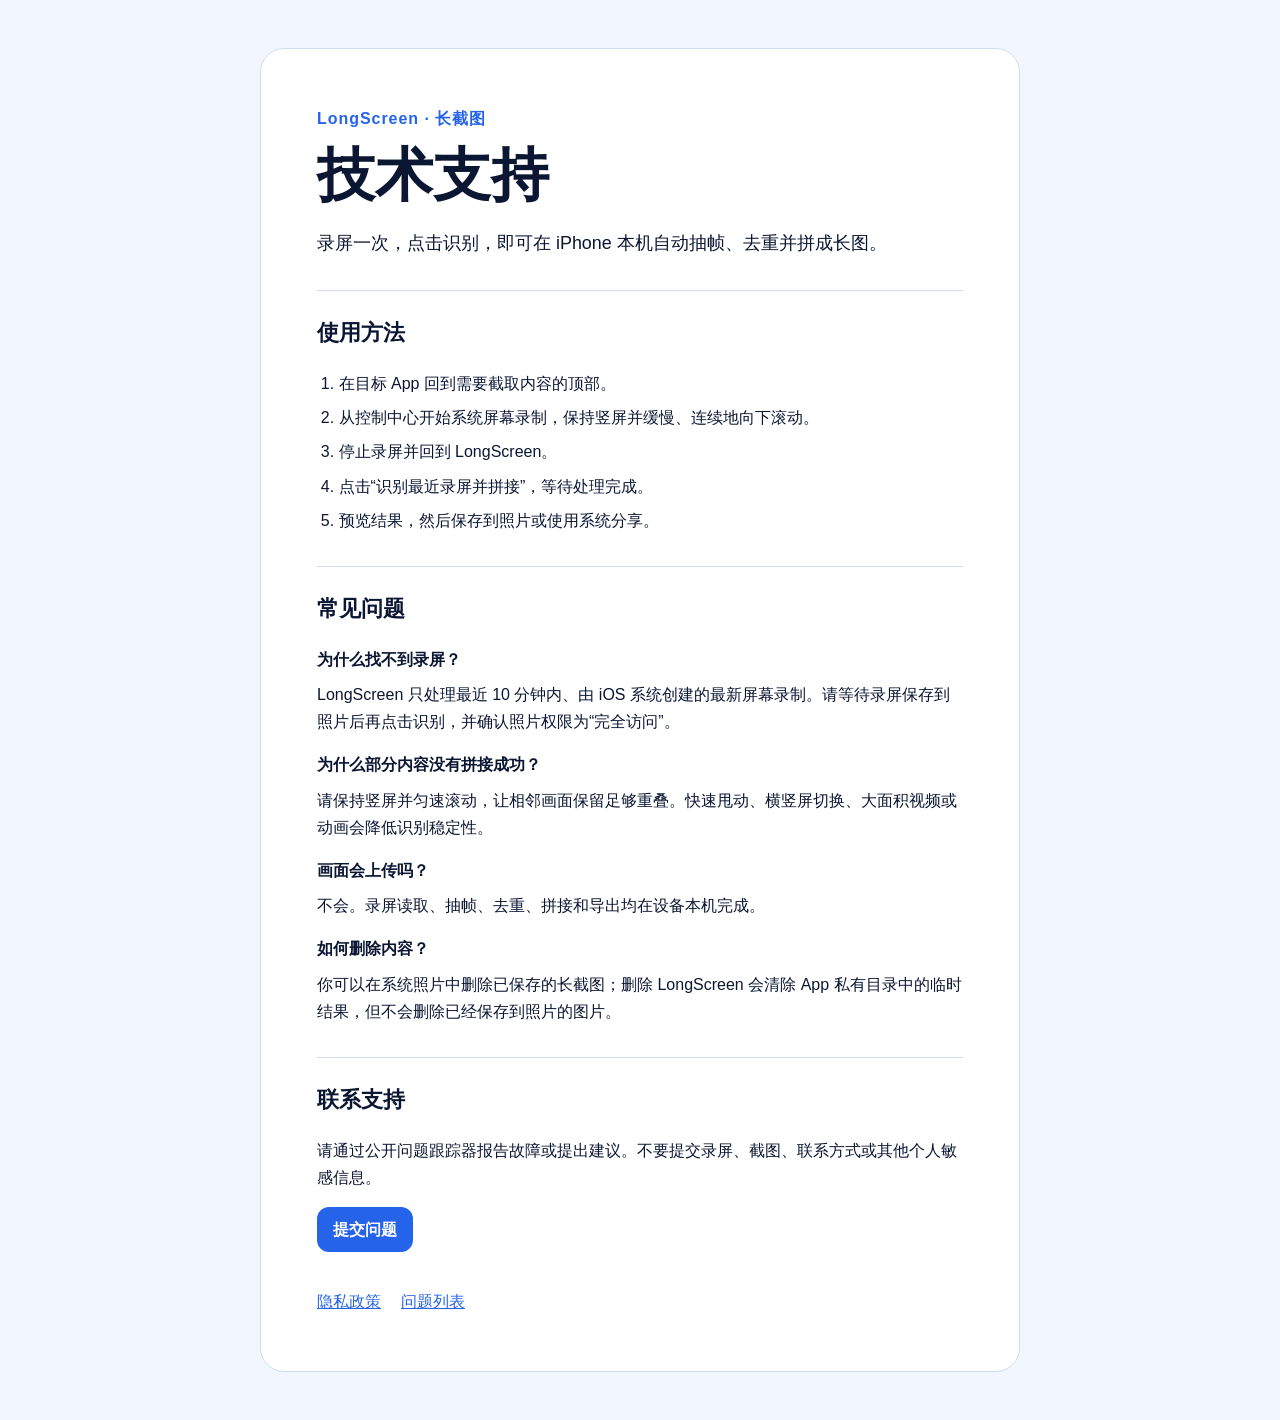
<file: index.html>
<!doctype html>
<html lang="zh-CN">
<head>
  <meta charset="utf-8">
  <meta name="viewport" content="width=device-width, initial-scale=1">
  <meta name="description" content="LongScreen 长截图技术支持">
  <title>LongScreen 技术支持</title>
  <link rel="stylesheet" href="styles.css">
</head>
<body>
  <main>
    <p class="eyebrow">LongScreen · 长截图</p>
    <h1>技术支持</h1>
    <p class="lead">录屏一次，点击识别，即可在 iPhone 本机自动抽帧、去重并拼成长图。</p>

    <section>
      <h2>使用方法</h2>
      <ol>
        <li>在目标 App 回到需要截取内容的顶部。</li>
        <li>从控制中心开始系统屏幕录制，保持竖屏并缓慢、连续地向下滚动。</li>
        <li>停止录屏并回到 LongScreen。</li>
        <li>点击“识别最近录屏并拼接”，等待处理完成。</li>
        <li>预览结果，然后保存到照片或使用系统分享。</li>
      </ol>
    </section>

    <section>
      <h2>常见问题</h2>
      <h3>为什么找不到录屏？</h3>
      <p>LongScreen 只处理最近 10 分钟内、由 iOS 系统创建的最新屏幕录制。请等待录屏保存到照片后再点击识别，并确认照片权限为“完全访问”。</p>

      <h3>为什么部分内容没有拼接成功？</h3>
      <p>请保持竖屏并匀速滚动，让相邻画面保留足够重叠。快速甩动、横竖屏切换、大面积视频或动画会降低识别稳定性。</p>

      <h3>画面会上传吗？</h3>
      <p>不会。录屏读取、抽帧、去重、拼接和导出均在设备本机完成。</p>

      <h3>如何删除内容？</h3>
      <p>你可以在系统照片中删除已保存的长截图；删除 LongScreen 会清除 App 私有目录中的临时结果，但不会删除已经保存到照片的图片。</p>
    </section>

    <section>
      <h2>联系支持</h2>
      <p>请通过公开问题跟踪器报告故障或提出建议。不要提交录屏、截图、联系方式或其他个人敏感信息。</p>
      <p><a class="button" href="https://github.com/sambannerchen/longscreen-support/issues/new">提交问题</a></p>
    </section>

    <nav>
      <a href="privacy.html">隐私政策</a>
      <a href="https://github.com/sambannerchen/longscreen-support/issues">问题列表</a>
    </nav>
  </main>
</body>
</html>
</file>
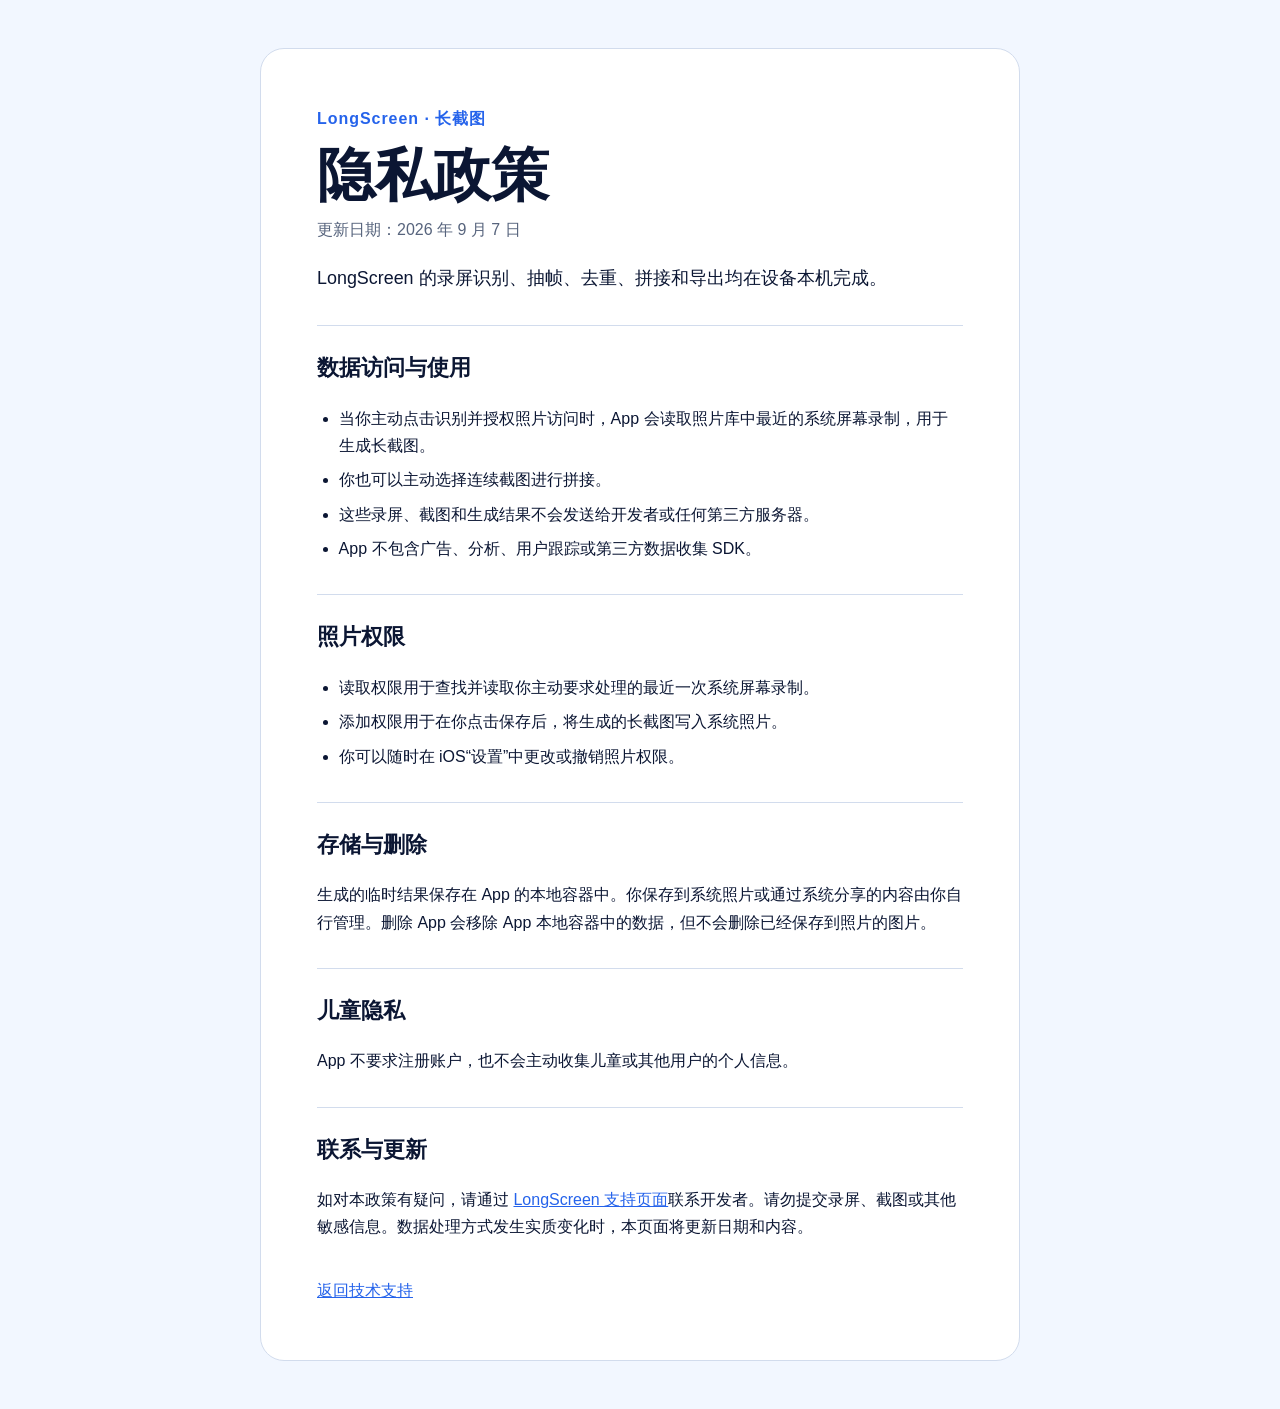
<file: privacy.html>
<!doctype html>
<html lang="zh-CN">
<head>
  <meta charset="utf-8">
  <meta name="viewport" content="width=device-width, initial-scale=1">
  <meta name="description" content="LongScreen 长截图隐私政策">
  <title>LongScreen 隐私政策</title>
  <link rel="stylesheet" href="styles.css">
</head>
<body>
  <main>
    <p class="eyebrow">LongScreen · 长截图</p>
    <h1>隐私政策</h1>
    <p class="meta">更新日期：2026 年 9 月 7 日</p>
    <p class="lead">LongScreen 的录屏识别、抽帧、去重、拼接和导出均在设备本机完成。</p>

    <section>
      <h2>数据访问与使用</h2>
      <ul>
        <li>当你主动点击识别并授权照片访问时，App 会读取照片库中最近的系统屏幕录制，用于生成长截图。</li>
        <li>你也可以主动选择连续截图进行拼接。</li>
        <li>这些录屏、截图和生成结果不会发送给开发者或任何第三方服务器。</li>
        <li>App 不包含广告、分析、用户跟踪或第三方数据收集 SDK。</li>
      </ul>
    </section>

    <section>
      <h2>照片权限</h2>
      <ul>
        <li>读取权限用于查找并读取你主动要求处理的最近一次系统屏幕录制。</li>
        <li>添加权限用于在你点击保存后，将生成的长截图写入系统照片。</li>
        <li>你可以随时在 iOS“设置”中更改或撤销照片权限。</li>
      </ul>
    </section>

    <section>
      <h2>存储与删除</h2>
      <p>生成的临时结果保存在 App 的本地容器中。你保存到系统照片或通过系统分享的内容由你自行管理。删除 App 会移除 App 本地容器中的数据，但不会删除已经保存到照片的图片。</p>
    </section>

    <section>
      <h2>儿童隐私</h2>
      <p>App 不要求注册账户，也不会主动收集儿童或其他用户的个人信息。</p>
    </section>

    <section>
      <h2>联系与更新</h2>
      <p>如对本政策有疑问，请通过 <a href="https://github.com/sambannerchen/longscreen-support/issues/new">LongScreen 支持页面</a>联系开发者。请勿提交录屏、截图或其他敏感信息。数据处理方式发生实质变化时，本页面将更新日期和内容。</p>
    </section>

    <nav>
      <a href="index.html">返回技术支持</a>
    </nav>
  </main>
</body>
</html>
</file>
<file: styles.css>
:root {
  color-scheme: light dark;
  --bg: #f2f7ff;
  --panel: #ffffff;
  --text: #0b1633;
  --muted: #57647d;
  --accent: #2563eb;
  --accent-strong: #174bb8;
  --line: #d2dced;
  --note: #e8faf5;
}

@media (prefers-color-scheme: dark) {
  :root {
    --bg: #071022;
    --panel: #101b31;
    --text: #f5f8ff;
    --muted: #b7c2d7;
    --accent: #79a4ff;
    --accent-strong: #a8c5ff;
    --line: #2d3b56;
    --note: #12352f;
  }
}

* { box-sizing: border-box; }

body {
  margin: 0;
  background: var(--bg);
  color: var(--text);
  font: 16px/1.7 -apple-system, BlinkMacSystemFont, "Segoe UI", sans-serif;
}

main {
  width: min(760px, calc(100% - 32px));
  margin: 48px auto;
  padding: clamp(24px, 5vw, 56px);
  background: var(--panel);
  border: 1px solid var(--line);
  border-radius: 24px;
}

h1 { margin: 0; font-size: clamp(2rem, 8vw, 3.6rem); line-height: 1.1; }
h2 { margin-top: 0; font-size: 1.35rem; }
h3 { margin-bottom: 0.25rem; font-size: 1rem; }
p { margin-top: 0.5rem; }
ol, ul { padding-left: 1.35rem; }
li + li { margin-top: 0.45rem; }
section { margin-top: 32px; padding-top: 24px; border-top: 1px solid var(--line); }
a { color: var(--accent); }
nav { display: flex; gap: 20px; flex-wrap: wrap; margin-top: 36px; }
.eyebrow { margin: 0 0 12px; color: var(--accent); font-weight: 700; letter-spacing: 0.06em; }
.lead { margin-top: 20px; font-size: 1.12rem; }
.meta { color: var(--muted); }
.button {
  display: inline-block;
  min-height: 44px;
  padding: 9px 16px;
  border-radius: 12px;
  background: var(--accent);
  color: #fff;
  text-decoration: none;
  font-weight: 600;
}
.button:hover, .button:focus-visible { background: var(--accent-strong); }
.button:focus-visible, nav a:focus-visible { outline: 3px solid var(--accent); outline-offset: 3px; }

@media (max-width: 520px) {
  main { margin: 0; width: 100%; min-height: 100vh; border: 0; border-radius: 0; }
}
</file>
